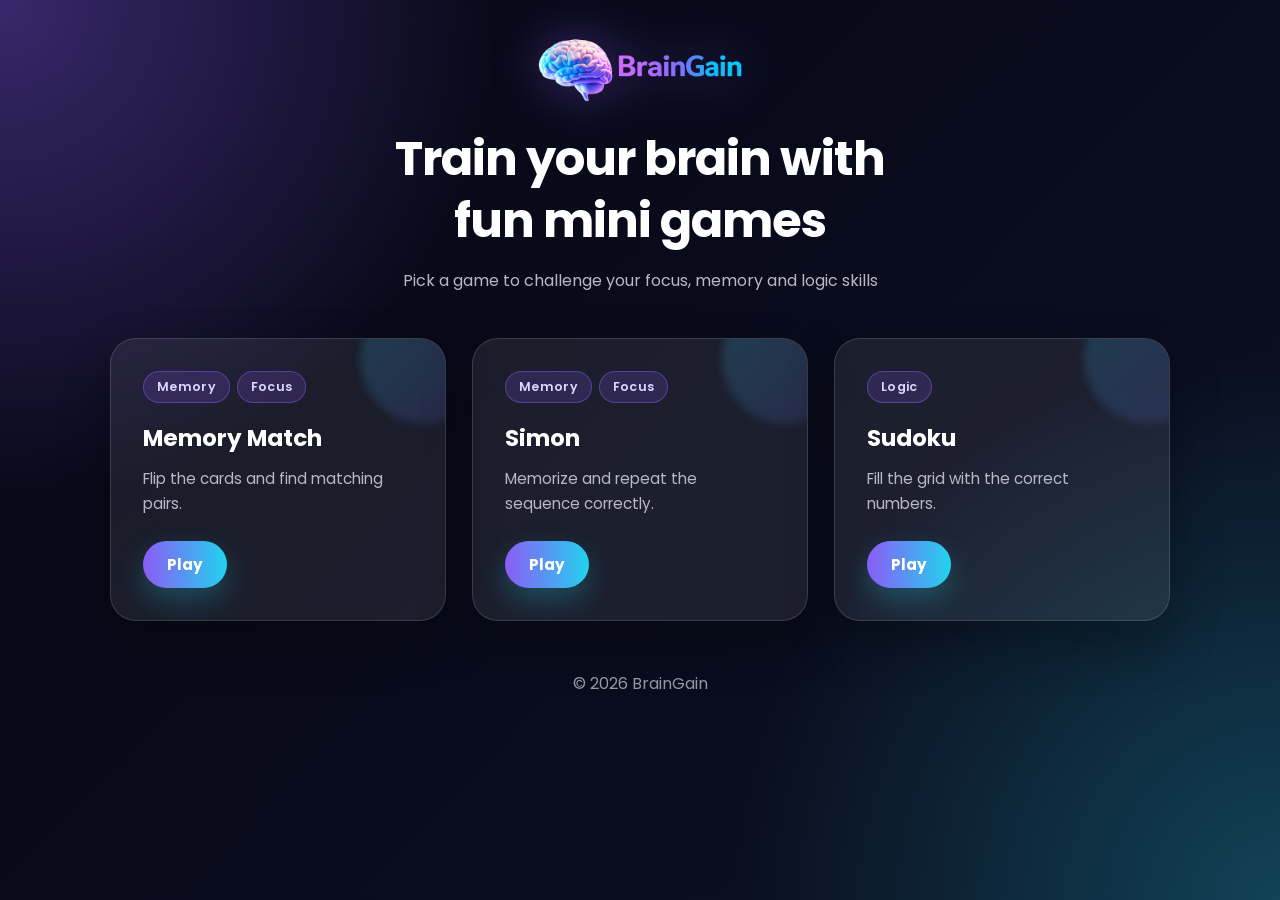
<file: index.html>
<!doctype html>
<html lang="en">
  <head>
    <meta charset="UTF-8" />
    <meta name="viewport" content="width=device-width, initial-scale=1.0" />
    <title>BrainGain</title>

    <!--CSS-->
    <link rel="stylesheet" href="styles.css" />
		
    <!--PWA-->
    <link rel="manifest" href="manifest.json" />
  </head>
  <body>
    <header class="header">
      <img src="images/logo.png" class="logo-img" alt="BrainGain logo" />
      <h1 class="hero-title">Train your brain with fun mini games</h1>
      <p class="slogan">Pick a game to challenge your focus, memory and logic skills</p>
    </header>

    <main class="container">
      <section class="card">
        <span class="tag">Memory</span>
				<span class="tag">Focus</span>
        <h2>Memory Match</h2>
        <p>Flip the cards and find matching pairs.</p>
        <a href="memory/memory.html" class="play-btn">Play</a>
      </section>

      <section class="card">
        <span class="tag">Memory</span>
        <span class="tag">Focus</span>
        <h2>Simon</h2>
        <p>Memorize and repeat the sequence correctly.</p>
        <a href="simon/simon.html" class="play-btn">Play</a>
      </section>

      <section class="card">
        <span class="tag">Logic</span>
        <h2>Sudoku</h2>
        <p>Fill the grid with the correct numbers.</p>
        <a href="sudoku/sudoku.html" class="play-btn">Play</a>
      </section>
    </main>

    <footer class="footer">
      <p>&copy; 2026 BrainGain</p>
    </footer>

    <script>
      if ("serviceWorker" in navigator) {
        navigator.serviceWorker.register("service-worker.js");
      }
    </script>

    <script>
      window.addEventListener("load", () => {
        document.body.classList.add("loaded");
      });
    </script>
  </body>
</html>
</file>
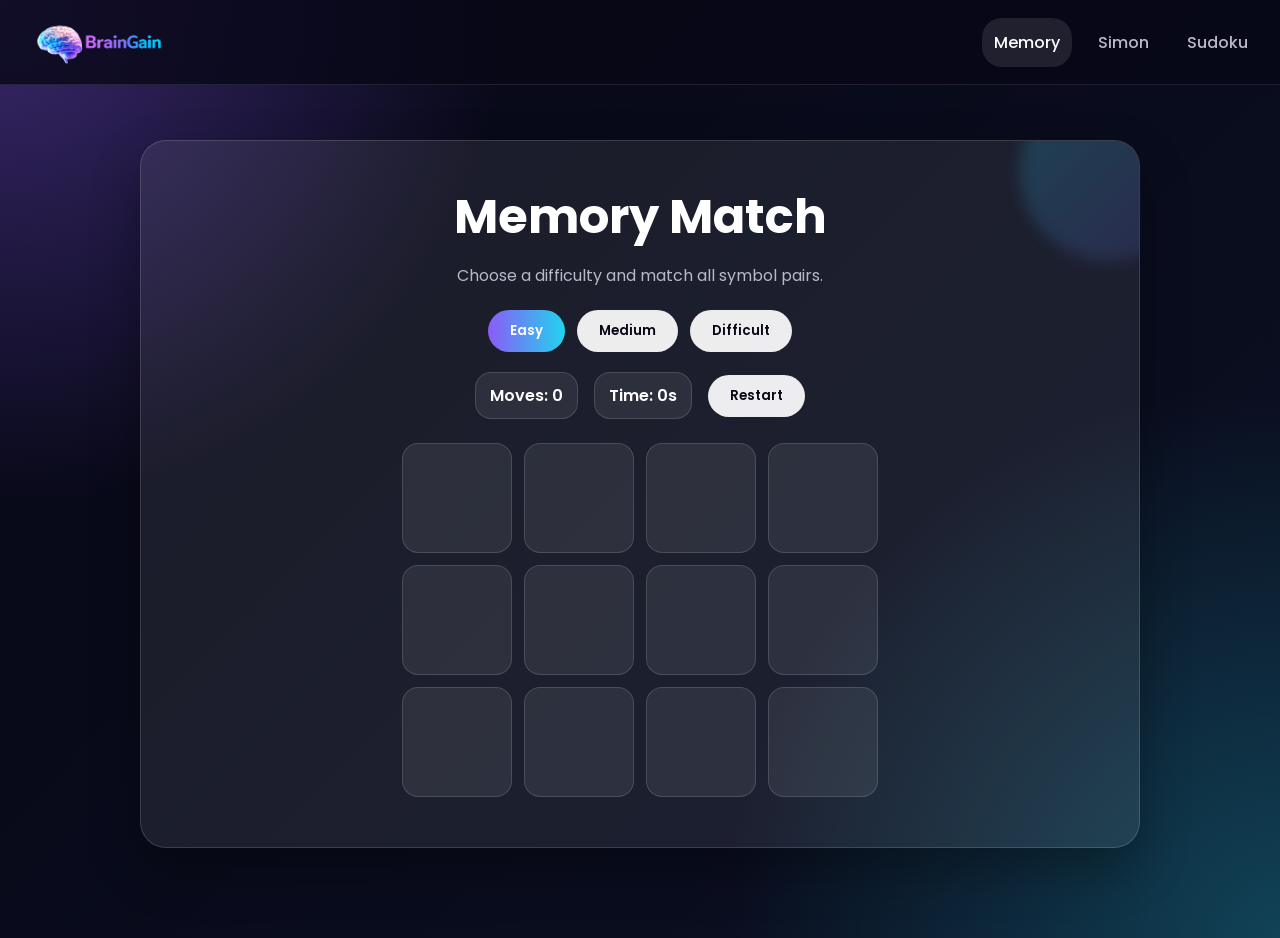
<file: memory/memory.html>
<!doctype html>
<html lang="en">
  <head>
    <meta charset="UTF-8" />
    <meta name="viewport" content="width=device-width, initial-scale=1.0" />
    <title>BrainGain - Memory Match</title>

    <link rel="stylesheet" href="../styles.css" />
    <link rel="stylesheet" href="memory.css" />
  </head>

  <body>
    <nav class="nav">
      <a href="../index.html" class="nav-left">
        <img src="../images/logo.png" class="nav-brand-logo" alt="BrainGain" />
      </a>

      <div class="nav-links">
        <!-- <a href="../index.html">Home</a> -->
        <a href="memory.html" class="active">Memory</a>
        <a href="../simon/simon.html">Simon</a>
        <a href="../sudoku/sudoku.html">Sudoku</a>
      </div>
    </nav>

    <main class="game-page">
      <section class="game-card fade-in">
        <h2>Memory Match</h2>
        <p>Choose a difficulty and match all symbol pairs.</p>

        <div class="difficulty-buttons">
          <button class="level-btn active" data-level="easy">Easy</button>
          <button class="level-btn" data-level="medium">Medium</button>
          <button class="level-btn" data-level="hard">Difficult</button>
        </div>

        <div class="game-info">
          <span id="moves">Moves: 0</span>
          <span id="timer">Time: 0s</span>
          <button id="restartBtn">Restart</button>
        </div>

        <div id="memoryGrid" class="memory-grid"></div>

        <div id="overlay" class="overlay hidden">
          <div class="overlay-card">
            <h3 id="overlay-title">Well done!</h3>
            <p id="overlay-text">You matched all pairs.</p>
            <p id="finalStats"></p>
            <button id="playAgainBtn" class="primary-btn">Play again</button>
          </div>
        </div>
      </section>
    </main>

    <script>
      window.addEventListener("load", () => {
        document.body.classList.add("loaded");
      });
    </script>

    <script src="memory.js"></script>
  </body>
</html>
</file>
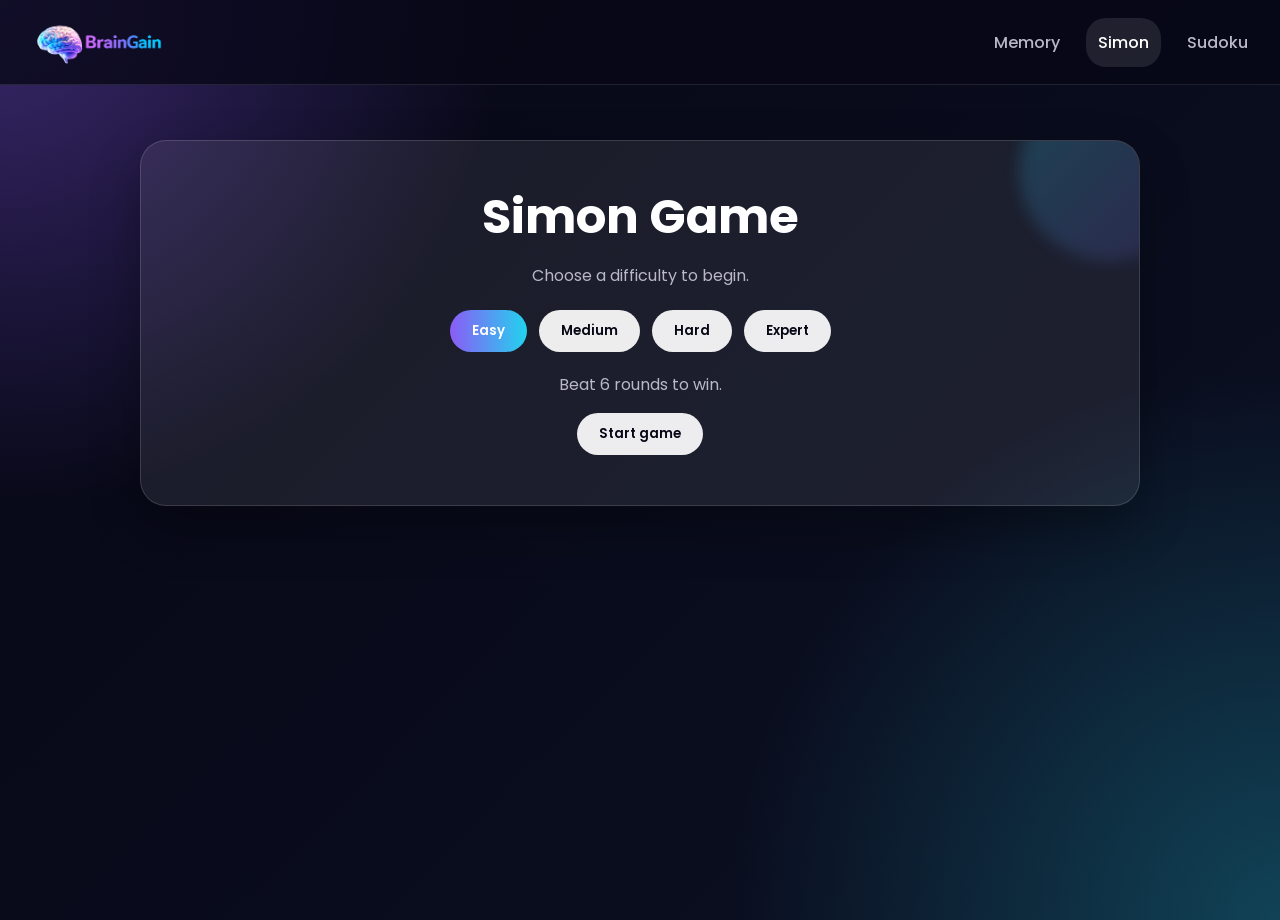
<file: simon/simon.html>
<!doctype html>
<html lang="en">
  <head>
    <meta charset="UTF-8" />
    <meta name="viewport" content="width=device-width, initial-scale=1.0" />
    <title>BrainGain - Simon</title>

    <link rel="stylesheet" href="../styles.css" />
    <link rel="stylesheet" href="simon.css" />
  </head>

  <body>
    <nav class="nav">
      <a href="../index.html" class="nav-left">
        <img src="../images/logo.png" class="nav-brand-logo" alt="BrainGain" />
      </a>

      <div class="nav-links">
        <!-- <a href="../index.html">Home</a> -->
        <a href="../memory/memory.html">Memory</a>
        <a href="simon.html" class="active">Simon</a>
        <a href="../sudoku/sudoku.html">Sudoku</a>
      </div>
    </nav>

    <main class="game-page">
      <section class="game-card">
        <div id="setupPanel" class="setup-panel">
          <h2>Simon Game</h2>
          <p>Choose a difficulty to begin.</p>

          <div class="difficulty-buttons">
            <button class="level-btn active" data-level="easy">Easy</button>
            <button class="level-btn" data-level="medium">Medium</button>
            <button class="level-btn" data-level="hard">Hard</button>
            <button class="level-btn" data-level="expert">Expert</button>
          </div>

          <p id="level-info" class="level-info">Beat 6 rounds to win.</p>

          <button id="startBtn" class="primary-btn">Start game</button>
        </div>

        <div id="playPanel" class="play-panel hidden">
          <p id="modeLabel" class="mode-label">Easy mode</p>

          <div class="action-buttons">
            <button id="newGameBtn" class="primary-btn">New game</button>
            <button id="restartBtn" class="secondary-btn">Restart</button>
          </div>

          <div class="simon-board" id="simonBoard">
            <button class="pad green" data-color="green" aria-label="Green button"></button>
            <button class="pad red" data-color="red" aria-label="Red button"></button>
            <button class="pad yellow" data-color="yellow" aria-label="Yellow button"></button>
            <button class="pad blue" data-color="blue" aria-label="Blue button"></button>

            <div class="center-display">
              <span class="center-label">Round</span>
              <span id="round">0</span>
            </div>
          </div>
        </div>

        <div id="overlay" class="overlay hidden">
          <div class="overlay-card">
            <h3 id="overlay-title">You lost</h3>
            <p id="overlay-text">Better luck next time.</p>
            <button id="playAgainBtn" class="primary-btn">Play again</button>
          </div>
        </div>
      </section>
    </main>

    <script>
      window.addEventListener("load", () => {
        document.body.classList.add("loaded");
      });
    </script>

    <script src="simon.js"></script>
  </body>
</html>
</file>
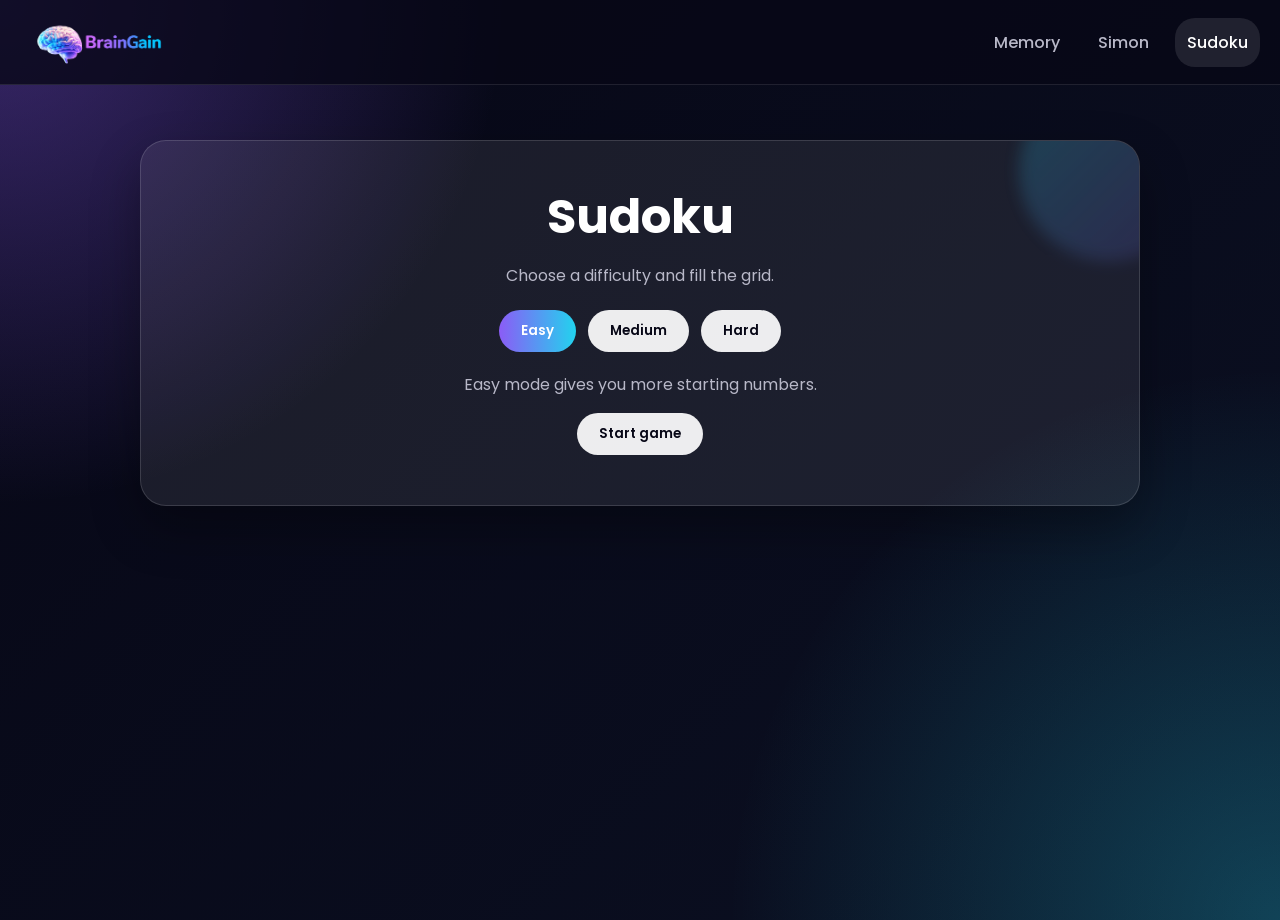
<file: sudoku/sudoku.html>
<!doctype html>
<html lang="en">
  <head>
    <meta charset="UTF-8" />
    <meta name="viewport" content="width=device-width, initial-scale=1.0" />
    <title>BrainGain - Sudoku</title>

    <link rel="stylesheet" href="../styles.css" />
    <link rel="stylesheet" href="sudoku.css" />
  </head>

  <body>
    <nav class="nav">
      <a href="../index.html" class="nav-left">
        <img src="../images/logo.png" class="nav-brand-logo" alt="BrainGain" />
      </a>

      <div class="nav-links">
        <a href="../memory/memory.html">Memory</a>
        <a href="../simon/simon.html">Simon</a>
        <a href="sudoku.html" class="active">Sudoku</a>
      </div>
    </nav>

    <main class="game-page">
      <section class="game-card">
        <div id="setupPanel" class="setup-panel">
          <h2>Sudoku</h2>
          <p>Choose a difficulty and fill the grid.</p>

          <div class="difficulty-buttons">
            <button class="level-btn active" data-level="easy">Easy</button>
            <button class="level-btn" data-level="medium">Medium</button>
            <button class="level-btn" data-level="hard">Hard</button>
          </div>

          <p id="level-info" class="level-info">Easy mode gives you more starting numbers.</p>

          <button id="startBtn" class="primary-btn">Start game</button>
        </div>

        <div id="playPanel" class="play-panel hidden">
          <p id="modeLabel" class="mode-label">Easy mode</p>

          <div class="action-buttons">
            <button id="newGameBtn" class="primary-btn">New game</button>
            <button id="restartBtn" class="secondary-btn">Restart</button>
            <button id="checkBtn" class="secondary-btn">Check</button>
          </div>

          <div id="sudokuGrid" class="sudoku-grid"></div>

          <div class="number-pad">
            <button type="button" class="number-btn" data-number="1">1</button>
            <button type="button" class="number-btn" data-number="2">2</button>
            <button type="button" class="number-btn" data-number="3">3</button>
            <button type="button" class="number-btn" data-number="4">4</button>
            <button type="button" class="number-btn" data-number="5">5</button>
            <button type="button" class="number-btn" data-number="6">6</button>
            <button type="button" class="number-btn" data-number="7">7</button>
            <button type="button" class="number-btn" data-number="8">8</button>
            <button type="button" class="number-btn" data-number="9">9</button>
            <button title="Clear" type="button" class="number-btn clear-number-btn" id="clearNumberBtn">&hookleftarrow;</button>
          </div>
        </div>

        <div id="overlay" class="overlay hidden">
          <div class="overlay-card">
            <h3 id="overlay-title">Well done!</h3>
            <p id="overlay-text">You solved the Sudoku.</p>
            <button id="overlayBtn" class="primary-btn">Play again</button>
          </div>
        </div>
      </section>
    </main>
    <script>
      window.addEventListener("load", () => {
        document.body.classList.add("loaded");
      });
    </script>

    <script src="sudoku.js"></script>
  </body>
</html>
</file>
<file: styles.css>
@import url('https://fonts.googleapis.com/css2?family=Poppins:wght@300;400;500;600;700&display=swap');

/* ========================
   DESIGN TOKENS
   ======================== */

:root {
	--bg: #070716;
	--card-bg: rgba(255, 255, 255, 0.08);
	--overlay-bg: rgba(10, 10, 10, 0.5);
	--card-border: rgba(255, 255, 255, 0.14);
	--text: #ffffff;
	--muted: #b8b8c8;
	--purple: #8b5cf6;
	--cyan: #22d3ee;
	--pink: #ec4899;

	/* NEU: wiederverwendbare Werte */
	--gradient-brand: linear-gradient(90deg, var(--purple), var(--cyan));
	--gradient-text: linear-gradient(90deg, #ffffff, #c4b5fd, #22d3ee);
	--shadow-hover: 0 12px 28px rgba(34, 211, 238, 0.25);
	--transition: 0.25s ease;
	--blur: blur(16px);
}

/* ========================
   RESET
   ======================== */

* {
	margin: 0;
	padding: 0;
	box-sizing: border-box;
}

html,
body {
	width: 100dvw;
	min-height: 100dvh;
	overflow-x: hidden;
}

body {
	font-family: 'Poppins', sans-serif;
	color: var(--text);
	background:
		radial-gradient(circle at top left, rgba(139, 92, 246, 0.38), transparent 32%),
		radial-gradient(circle at bottom right, rgba(34, 211, 238, 0.26), transparent 35%),
		linear-gradient(135deg, #070716 0%, #0b1022 100%);
}

/* ========================
   UTILITY KLASSEN
   ======================== */

/* Verlaufstext (vorher 3× inline wiederholt) */
.gradient-text {
	background: var(--gradient-text);
	-webkit-background-clip: text;
	background-clip: text;
	-webkit-text-fill-color: transparent;
	color: transparent;
}

/* Glassmorphism (vorher 4× inline wiederholt) */
.glass {
	backdrop-filter: var(--blur);
	-webkit-backdrop-filter: var(--blur);
}

/* Hover-Lift mit Cyan-Schatten (vorher 3× inline wiederholt) */
.hover-lift {
	transition: var(--transition);
}
.hover-lift:hover {
	transform: translateY(-2px);
	background: var(--gradient-brand);
	color: #ffffff;
	box-shadow: var(--shadow-hover);
}

/* ========================
   HEADER
   ======================== */

.header {
	width: 100%;
	padding: 20px;
	display: flex;
	flex-direction: column;
	justify-content: center;
	align-items: center;
	text-align: center;
}

.logo-img {
	width: 220px;
	margin-bottom: 16px;
	filter: drop-shadow(0 0 25px rgba(139, 92, 246, 0.45));
}

.hero-title {
	max-width: 550px;
	font-size: clamp(2rem, 5vw, 3rem);
	line-height: 1.3;
	font-weight: 700;
	letter-spacing: -1px;
}

.slogan {
	margin-top: 16px;
	max-width: 620px;
	color: var(--muted);
	font-size: 1rem;
}

/* ========================
   NAVBAR
   ======================== */

.nav {
	top: 0;
	z-index: 1000;
	background: rgba(7, 7, 22, 0.78);
	display: flex;
	justify-content: space-between;
	align-items: center;
	padding: 12px 20px;
	border-bottom: 1px solid rgba(255, 255, 255, 0.1);
}

.nav-left {
	display: flex;
	align-items: center;
	gap: 10px;
}

.nav-logo {
	width: 32px;
	height: 32px;
}

.nav-brand-logo {
	height: 56px;
	width: auto;
	display: block;
	margin: -10px 0px;
}

.nav-title {
	font-weight: 700;
	color: white;
}

.nav-links {
	display: flex;
	gap: 14px;
	flex-wrap: wrap;
}

.nav a {
	text-decoration: none;
	color: var(--muted);
	font-weight: 500;
	padding: 12px;
	border-radius: 20px;
	transition: var(--transition);
}

.nav a:hover,
.nav a.active {
	color: white;
	background: rgba(255, 255, 255, 0.1);
}

/* ========================
   GAME PAGE
   ======================== */

.game-page {
	min-height: calc(100dvh - 65px);
	padding: 55px 20px 90px;
	display: flex;
	justify-content: center;
	align-items: flex-start;
}

.mode-label {
	margin: 0 0 12px;
	color: var(--muted);
	font-size: 0.9rem;
	font-weight: 700;
}

/* ========================
   BUTTONS
   ======================== */

.difficulty-buttons,
.action-buttons {
	display: flex;
	justify-content: center;
	flex-wrap: wrap;
	margin: 22px 0 20px;
	gap: 12px;
}

.level-btn,
#restartBtn,
.primary-btn,
.secondary-btn {
	border: none;
	outline: none;
	padding: 11px 22px;
	border-radius: 999px;
	background: rgba(255, 255, 255, 0.92);
	color: #070716;
	font-weight: 600;
	cursor: pointer;
	transition: var(--transition);
	font-family: 'Poppins', sans-serif;
}

.level-btn:hover,
#restartBtn:hover,
.primary-btn:hover,
.secondary-btn:hover {
	transform: translateY(-2px);
	background: var(--gradient-brand);
	color: #ffffff;
	box-shadow: var(--shadow-hover);
}

.level-btn.active {
	color: #ffffff;
	background: var(--gradient-brand);
}

/* ========================
   INFO
   ======================== */

.level-info {
	min-height: 24px;
	margin-bottom: 16px;
	color: #cccccc;
	font-size: 0.95rem;
}

.game-info {
	margin: 8px 0 24px;
	display: flex;
	justify-content: center;
	align-items: center;
	gap: 16px;
	flex-wrap: wrap;
}

.game-info span,
.message {
	background: var(--card-bg);
	border: 1px solid var(--card-border);
	color: #ffffff;
	padding: 10px 14px;
	border-radius: 16px;
	font-weight: 600;
}

.message {
	margin-top: 24px;
	padding: 16px 18px;
	border-radius: 12px;
	background: #111111;
	border: 1px solid #333333;
}

/* ========================
   GAME CARD
   ======================== */

.game-card {
	width: 100%;
	max-width: 1000px;
	padding: 40px 30px 50px;
	border-radius: 26px;
	background: var(--card-bg);
	border: 1px solid var(--card-border);
	box-shadow: 0 22px 50px rgba(0, 0, 0, 0.32);
	text-align: center;
	position: relative;
	overflow: hidden;
}

.game-card::after {
	content: "";
	position: absolute;
	width: 180px;
	height: 180px;
	right: -60px;
	top: -60px;
	border-radius: 50%;
	background: linear-gradient(135deg,
			rgba(34, 211, 238, 0.35),
			rgba(139, 92, 246, 0.25));
	filter: blur(8px);
	opacity: 0.6;
}

.game-card h2 {
	font-size: clamp(2rem, 4vw, 3rem);
	font-weight: 700;
	margin-bottom: 10px;
}

.game-card p {
	color: var(--muted);
	font-size: 1rem;
}

/* ========================
   OVERLAY
   ======================== */

.overlay {
	position: absolute !important;
	inset: 0;
	display: flex;
	align-items: center;
	justify-content: center;
	z-index: 20;
	padding: 20px;
	background: rgba(7, 7, 22, 0.75);
	border-radius: 26px;
}

.overlay-card {
	width: 100%;
	max-width: 360px;
	padding: 28px 22px;
	text-align: center;
	background: var(--overlay-bg);
	border: 1px solid var(--card-border);
	border-radius: 22px;
	box-shadow: 0 22px 50px rgba(0, 0, 0, 0.32);
}

.overlay-card h3 {
	margin-bottom: 10px;
	font-size: 1.6rem;
	font-weight: 700;
}

.overlay-card p {
	color: var(--muted);
	margin-bottom: 12px;
}

.hidden {
	display: none !important;
}

/* ========================
   CARDS CONTAINER (Startseite)
   ======================== */

.container {
	display: grid;
	grid-template-columns: repeat(auto-fit, minmax(260px, 1fr));
	gap: 26px;
	max-width: 1100px;
	margin: 0 auto;
	padding: 25px 20px 25px;
}

.card {
	position: relative;
	overflow: hidden;
	min-height: 250px;
	padding: 2rem;
	border-radius: 26px;
	background: var(--card-bg);
	border: 1px solid var(--card-border);
	box-shadow: 0 22px 50px rgba(0, 0, 0, 0.32);
	transition: transform 0.3s ease, box-shadow 0.3s ease, border-color 0.3s ease;
}

.card::before {
	content: "";
	position: absolute;
	inset: 0;
	background: linear-gradient(135deg, rgba(139, 92, 246, 0.25), transparent 55%);
	opacity: 0;
	transition: opacity 0.3s ease;
}

.card::after {
	content: "";
	position: absolute;
	width: 130px;
	height: 130px;
	right: -45px;
	top: -45px;
	border-radius: 50%;
	background: linear-gradient(135deg, rgba(34, 211, 238, 0.35), rgba(139, 92, 246, 0.25));
	filter: blur(4px);
	opacity: 0.55;
}

.card:hover {
	transform: translateY(-10px);
	border-color: rgba(139, 92, 246, 0.7);
	box-shadow: 0 28px 65px rgba(139, 92, 246, 0.22);
}

.card:hover::before {
	opacity: 1;
}

.card h2,
.card p,
.card a,
.card span,
.game-card > * {
	position: relative;
	z-index: 1;
}

.card h2 {
	margin-top: 18px;
	margin-bottom: 12px;
	font-size: 1.45rem;
	font-weight: 700;
}

.card p {
	color: var(--muted);
	line-height: 1.6;
	font-size: 0.95rem;
}

.tag {
	display: inline-block;
	padding: 6px 13px;
	border-radius: 999px;
	margin-right: 3px;
	background: rgba(139, 92, 246, 0.18);
	color: #ddd6fe;
	border: 1px solid rgba(139, 92, 246, 0.45);
	font-size: 0.78rem;
	font-weight: 600;
	letter-spacing: 0.3px;
}

/* ========================
   PLAY BUTTON
   ======================== */

.play-btn {
	display: inline-block;
	margin-top: 25px;
	padding: 12px 24px;
	border-radius: 999px;
	background: var(--gradient-brand);
	color: #ffffff;
	text-decoration: none;
	font-weight: 700;
	font-size: 0.95rem;
	box-shadow: var(--shadow-hover);
	transition: transform var(--transition), box-shadow var(--transition), background var(--transition);
}

.play-btn:hover {
	transform: translateY(-3px);
	background: linear-gradient(90deg, var(--cyan), var(--purple));
	box-shadow: 0 16px 38px rgba(139, 92, 246, 0.38);
}

/* ========================
   FOOTER & MISC
   ======================== */

.footer {
	text-align: center;
	padding: 25px 20px;
	color: var(--muted);
	opacity: 0.8;
}

.card-link {
	text-decoration: none;
	color: inherit;
}

.badge {
	display: inline-block;
	margin-top: 10px;
	padding: 6px 12px;
	background: rgba(255, 255, 255, 0.12);
	color: white;
	border-radius: 999px;
	font-size: 0.8rem;
}

/* ========================
   MOBILE – Startseite
   ======================== */

@media (max-width: 600px) {
	.header {
		padding: 42px 16px 25px;
	}

	.logo-img {
		width: 155px;
	}

	.hero-title {
		font-size: 2rem;
	}

	.slogan {
		font-size: 0.9rem;
	}

	.container {
		grid-template-columns: 1fr;
		padding: 25px 15px 55px;
		gap: 18px;
	}

	.card {
		min-height: 220px;
		padding: 1.5rem;
		border-radius: 22px;
	}

	.card h2 {
		font-size: 1.25rem;
	}

	.nav {
		flex-direction: column;
		gap: 10px;
	}

	.nav-links {
		justify-content: center;
	}
}

/* ========================
   MOBILE – Spielseiten 
   ======================== */

@media (max-width: 700px) {
	html,
	body {
		width: 100%;
		min-height: 100%;
		overflow-x: hidden;
	}

	body {
		min-height: 100dvh;
		overflow-y: auto;
	}

	.game-page {
		min-height: calc(100dvh - 110px);
		padding: 10px;
		overflow: visible;
	}

	.game-card {
		width: 100%;
		padding: 24px 14px;
		overflow: visible;
	}

	.game-card h2 {
		display: block;
		font-size: 1.9rem;
		line-height: 1.1;
		margin-bottom: 8px;
	}

	.game-card > p {
		display: block;
		font-size: 0.9rem;
		line-height: 1.35;
		margin-bottom: 10px;
	}

	.difficulty-buttons,
	.action-buttons {
		gap: 10px;
		margin: 10px 0 12px;
	}

	.level-btn,
	.primary-btn,
	.secondary-btn {
		padding: 9px 14px;
		font-size: 0.9rem;
		white-space: nowrap;
	}

	.game-info {
		margin: 8px 0 14px;
		gap: 8px;
	}

	.game-info span,
	#restartBtn {
		padding: 8px 12px;
		font-size: 0.85rem;
		white-space: nowrap;
	}
}
</file>
<file: memory/memory.css>
/* ========================
   MEMORY – GRID
   ======================== */

.memory-grid {
	display: grid;
	gap: 12px;
	justify-content: center;
	margin-top: 10px;
}

/* ========================
   MEMORY – CARD
   ======================== */

.memory-card {
	width: 100%;
	max-width: 110px;
	min-width: 55px;
	aspect-ratio: 1 / 1;
	perspective: 1000px;
	background: transparent;
	border: none;
	padding: 0;
	cursor: pointer;
	transition: transform var(--transition);
}

.memory-card:hover {
	transform: translateY(-5px);
}

.memory-card-inner {
	position: relative;
	width: 100%;
	height: 100%;
	transition: transform 0.6s ease;
	transform-style: preserve-3d;
}

.memory-card.flipped .memory-card-inner,
.memory-card.matched .memory-card-inner {
	transform: rotateY(180deg);
}

.memory-card-front,
.memory-card-back {
	position: absolute;
	inset: 0;
	border-radius: 16px;
	display: flex;
	align-items: center;
	justify-content: center;
	backface-visibility: hidden;
	-webkit-backface-visibility: hidden;
	font-weight: 700;
}

.memory-card-front {
	background: var(--card-bg);
	border: 1px solid var(--card-border);
}

.memory-card-back {
	background: var(--gradient-brand);
	color: #ffffff;
	transform: rotateY(180deg);
	font-size: 3rem;
	border: none;
}

.memory-card.matched .memory-card-back {
	background: linear-gradient(135deg, #22d3ee, #8b5cf6);
}

/* ========================
   ANIMATION
   ======================== */

@keyframes fadeIn {
	from {
		opacity: 0;
		transform: translateY(12px);
	}

	to {
		opacity: 1;
		transform: translateY(0);
	}
}

/* ========================
   TABLET
   ======================== */

@media (max-width: 900px) {
	.memory-card {
		max-width: 90px;
	}

	.memory-card-back {
		font-size: 1.8rem;
	}
}

/* ========================
   MOBILE
   ======================== */

@media (max-width: 700px) {
	.memory-grid {
		gap: 7px;
		margin-top: 0;
	}

	.memory-card {
		max-width: 62px;
		min-width: 42px;
	}

	.memory-card-front,
	.memory-card-back {
		border-radius: 14px;
	}

	.memory-card-back {
		font-size: 1.2rem;
	}
}

@media (max-width: 390px) {
	.memory-grid {
		gap: 6px;
	}

	.memory-card {
		max-width: 56px;
		min-width: 38px;
	}

	.memory-card-back {
		font-size: 1.05rem;
	}
}
</file>
<file: simon/simon.css>
/* ========================
   SIMON – BOARD
   ======================== */

.simon-board {
	width: 320px;
	height: 320px;
	margin: 0 auto;
	position: relative;
	display: grid;
	grid-template-columns: 1fr 1fr;
	gap: 5px;
	padding: 5px;
	border-radius: 50%;
	border: 2px solid transparent;

	background: rgba(10, 10, 25, 0.55);
	background-image:
		linear-gradient(rgba(10, 10, 25, 0.75), rgba(10, 10, 25, 0.75)),
		linear-gradient(135deg,
			rgba(139, 92, 246, 0.45),
			rgba(34, 211, 238, 0.35));
	background-origin: border-box;
	background-clip: padding-box, border-box;
	box-shadow: 0 12px 35px rgba(0, 0, 0, 0.32);
}

/* ========================
   SIMON – COLOR PADS
   ======================== */

.pad {
	border: 2px solid rgba(255, 255, 255, 0.12);
	cursor: pointer;
	opacity: 0.78;
	transition: all var(--transition);
	outline: none;
	-webkit-appearance: none;
	appearance: none;
	filter: saturate(1.3) contrast(1.2);
	position: relative;
	overflow: hidden;
}

.pad::before {
	content: "";
	position: absolute;
	inset: 0;
	background: linear-gradient(to bottom right, rgba(255, 255, 255, 0.16), rgba(255, 255, 255, 0.02));
	pointer-events: none;
}

.pad.green {
	background: linear-gradient(135deg, #79b58a 0%, #4f7d5f 45%, #3e624b 100%);
	border-top-left-radius: 100%;
	box-shadow:
		inset 0 6px 12px rgba(255, 255, 255, 0.12),
		inset 0 -10px 14px rgba(0, 0, 0, 0.22);
}

.pad.red {
	background: linear-gradient(135deg, #cb8181 0%, #9a5f5f 45%, #744747 100%);
	border-top-right-radius: 100%;
	box-shadow:
		inset 0 6px 12px rgba(255, 255, 255, 0.12),
		inset 0 -10px 14px rgba(0, 0, 0, 0.22);
}

.pad.yellow {
	background: linear-gradient(135deg, #dbc97f 0%, #b29d58 45%, #837542 100%);
	border-bottom-left-radius: 100%;
	box-shadow:
		inset 0 6px 12px rgba(255, 255, 255, 0.12),
		inset 0 -10px 14px rgba(0, 0, 0, 0.22);
}

.pad.blue {
	background: linear-gradient(135deg, #8ba8d0 0%, #6481ab 45%, #4a6284 100%);
	border-bottom-right-radius: 100%;
	box-shadow:
		inset 0 6px 12px rgba(255, 255, 255, 0.12),
		inset 0 -10px 14px rgba(0, 0, 0, 0.22);
}

.pad.active {
	opacity: 1;
	transform: scale(1.035);
	filter: brightness(1.18);
	box-shadow:
		0 0 18px rgba(255, 255, 255, 0.22),
		0 0 42px rgba(255, 255, 255, 0.14),
		inset 0 8px 16px rgba(255, 255, 255, 0.18),
		inset 0 -8px 12px rgba(0, 0, 0, 0.12);
}

.pad:not(.disabled):hover {
	opacity: 0.9;
	transform: scale(1.015);
}

.pad.disabled {
	pointer-events: none;
}

/* ========================
   SIMON – CENTER DISPLAY
   ======================== */

.center-display {
	position: absolute;
	top: 50%;
	left: 50%;
	width: 104px;
	height: 104px;
	transform: translate(-50%, -50%);

	background:
		radial-gradient(circle at top left, rgba(139, 92, 246, 0.18), transparent 50%),
		radial-gradient(circle at bottom right, rgba(34, 211, 238, 0.14), transparent 60%),
		linear-gradient(145deg, rgba(23, 23, 48, 0.96), rgba(50, 35, 63, 0.98));

	border-radius: 50%;
	border: 1px solid rgba(255, 255, 255, 0.08);
	display: flex;
	flex-direction: column;
	align-items: center;
	justify-content: center;
	backdrop-filter: blur(10px);
	-webkit-backdrop-filter: blur(10px);
	box-shadow:
		inset 0 1px 8px rgba(255, 255, 255, 0.05),
		0 8px 20px rgba(0, 0, 0, 0.35);
}

.center-display::before {
	content: "";
	position: absolute;
	inset: 8px;
	border-radius: 50%;
	border: 1px solid rgba(255, 255, 255, 0.04);
	pointer-events: none;
}

.center-label {
	font-size: 0.7rem;
	letter-spacing: 0.04em;
	text-transform: uppercase;
	font-weight: 700;
	color: var(--muted);
	background: var(--gradient-text);
	-webkit-background-clip: text;
	background-clip: text;
	-webkit-text-fill-color: transparent;
}

#round {
	font-size: 1.8rem;
	font-weight: 800;
	line-height: 1.1;
	background: var(--gradient-text);
	-webkit-background-clip: text;
	background-clip: text;
	-webkit-text-fill-color: transparent;
}

/* ========================
   MOBILE
   ======================== */

@media (max-width: 700px) {
	.simon-board {
		width: 280px;
		height: 280px;
	}

	.center-display {
		width: 92px;
		height: 92px;
	}

	#round {
		font-size: 1.5rem;
	}
}

@media (max-width: 500px) {
	.simon-board {
		width: 236px;
		height: 236px;
		gap: 10px;
		padding: 10px;
	}

	.center-display {
		width: 78px;
		height: 78px;
		border-width: 5px;
	}

	.center-label {
		font-size: 0.62rem;
	}

	#round {
		font-size: 1.3rem;
	}
}
</file>
<file: sudoku/sudoku.css>
/* ========================
   SUDOKU – GRID
   ======================== */

.sudoku-grid {
	width: min(90vw, 450px);
	height: min(90vw, 450px);
	margin: 26px auto 0;
	display: grid;
	grid-template-columns: repeat(9, 1fr);
	grid-template-rows: repeat(9, 1fr);
	border: 2px solid rgba(255, 255, 255, 0.9);
	border-radius: 14px;
	overflow: hidden;
	background: var(--card-bg);
	box-shadow: 0 18px 40px rgba(0, 0, 0, 0.35);
}

/* ========================
   SUDOKU – CELL
   ======================== */

.sudoku-cell {
	width: 100%;
	height: 100%;
	border: 1px solid rgba(255, 255, 255, 0.14);
	background: rgba(255, 255, 255, 0.06);
	color: #ffffff;
	font-size: clamp(1rem, 4vw, 1.6rem);
	font-weight: 600;
	text-align: center;
	outline: none;
	font-family: 'Poppins', sans-serif;
}

.sudoku-cell:nth-child(3n) {
	border-right: 2px solid rgba(255, 255, 255, 0.7);
}

.sudoku-cell:nth-child(9n) {
	border-right: none;
}

.sudoku-cell:nth-child(n + 19):nth-child(-n + 27),
.sudoku-cell:nth-child(n + 46):nth-child(-n + 54) {
	border-bottom: 2px solid rgba(255, 255, 255, 0.7);
}

.sudoku-cell.fixed {
	background: linear-gradient(135deg, rgba(139, 92, 246, 0.45), rgba(34, 211, 238, 0.25));
	color: #ffffff;
	font-weight: 800;
}

.sudoku-cell.selected {
	background: rgba(34, 211, 238, 0.25);
}

.sudoku-cell.wrong {
	background: rgba(255, 80, 80, 0.35);
}

/* ========================
   SUDOKU – NUMBER PAD
   ======================== */

.number-pad {
	margin-top: 24px;
	display: grid;
	grid-template-columns: repeat(5, 1fr);
	gap: 10px;
	max-width: 420px;
	margin-inline: auto;
}

.number-btn {
	border: none;
	outline: none;
	padding: 10px 0;
	border-radius: 18px;
	background: var(--card-bg);
	border: 1px solid var(--card-border);
	color: #ffffff;
	font-size: 1.5rem;
	font-weight: 700;
	cursor: pointer;
	transition: var(--transition);
	backdrop-filter: var(--blur);
	-webkit-backdrop-filter: var(--blur);
}

.number-btn:hover {
	transform: translateY(-3px);
	background: var(--gradient-brand);
	color: #ffffff;
	box-shadow: var(--shadow-hover);
}

.clear-number-btn {
	grid-column: auto;
}

/* ========================
   MOBILE
   ======================== */

@media (max-width: 700px) {
	.sudoku-grid {
		width: 100%;
		max-width: 340px;
		height: auto;
		aspect-ratio: 1 / 1;
		box-sizing: border-box;
	}

	.number-pad {
		width: 100%;
		max-width: 340px;
		grid-template-columns: repeat(5, 1fr);
	}

	.number-btn {
		padding: 10px 0;
		font-size: 0.95rem;
	}

	.clear-number-btn {
		grid-column: auto;
	}
}
</file>
